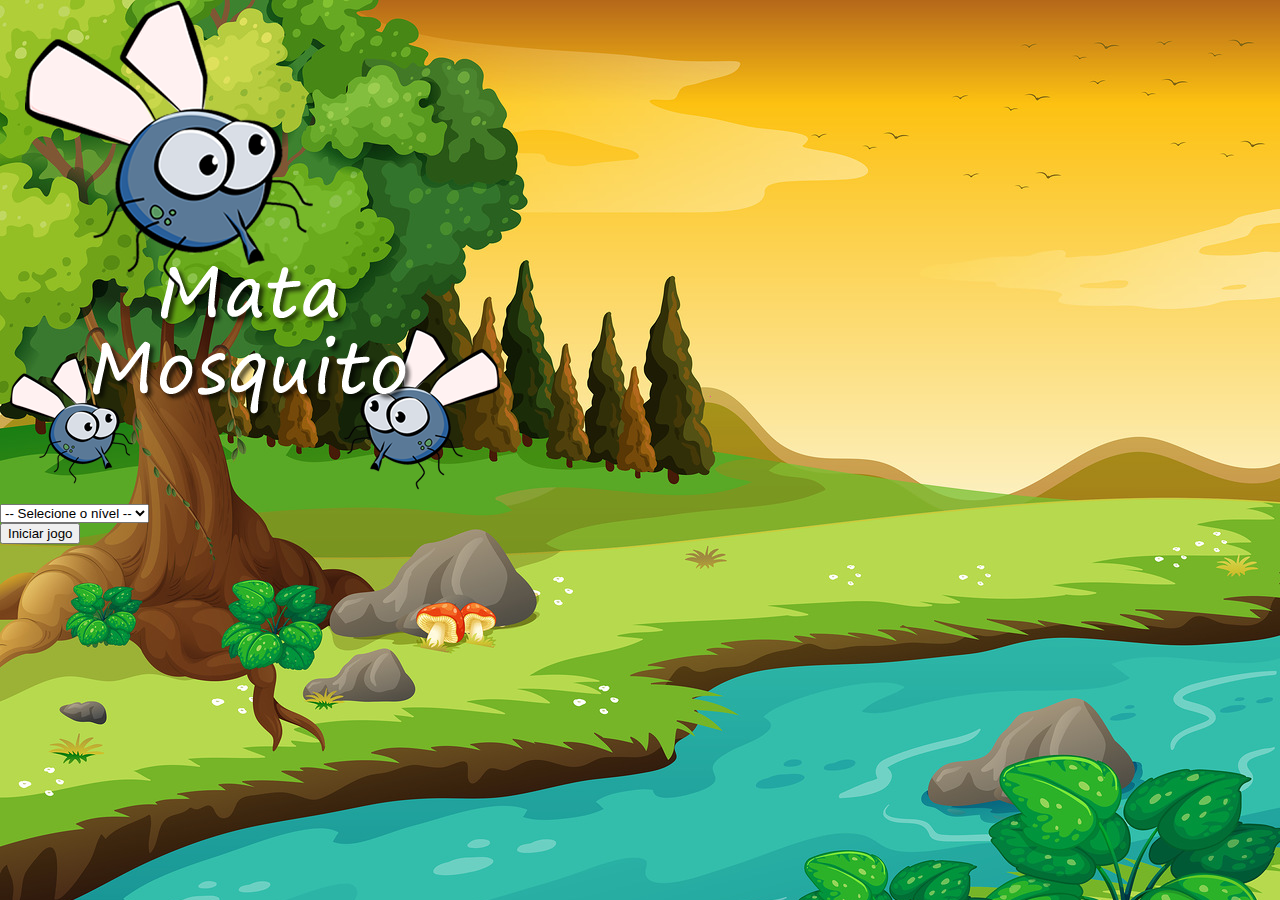
<file: jogos/mata_mosquito/index.html>
<!DOCTYPE html>
<html>
<head>
	<meta charset="utf-8">
	<meta name="viewport" content="width=device-width, initial-scale=1">
	<title>Mata Mosquito</title>

	<link rel="icon" type="image/png" href="imagens/mosquito.png">

	<link rel="stylesheet" href="https://stackpath.bootstrapcdn.com/bootstrap/4.1.3/css/bootstrap.min.css" integrity="sha384-MCw98/SFnGE8fJT3GXwEOngsV7Zt27NXFoaoApmYm81iuXoPkFOJwJ8ERdknLPMO" crossorigin="anonymous">

	<link rel="stylesheet" href="estilos.css">

	<script src="menu.js"></script>

</head>
<body>

	<div class="container">
		<div class="row">
			<div class="col">
				<div class="d-flex justify-content-center">
					<img id="fotoMenu" src="imagens/game.png">
				</div>
			</div>
		</div>

		<div class="row">
			<div class="col">
				<div class="d-flex justify-content-center">
					<div class="mb-3">
						<select class="form-control text-center" id="nivel">
							<option>-- Selecione o nível --</option>
							<option value="facil">Fácil</option>
							<option value="normal">Normal</option>
							<option value="dificil">Difícil</option>
						</select>
					</div>
				</div>
			</div>
		</div>

		<div class="row">
			<div class="col">
				<div class="d-flex justify-content-center">
					<button type="button" class="btn btn-danger btn-lg" onclick="iniciarJogo()">Iniciar jogo</button>
				</div>
			</div>
		</div>

	</div>

	<script>
		if (window.innerWidth < 600 || window.innerHeigth < 600) {
			document.getElementById("fotoMenu").style.width = "100%";
		}
	</script>
	
</body>
</html>
</file>
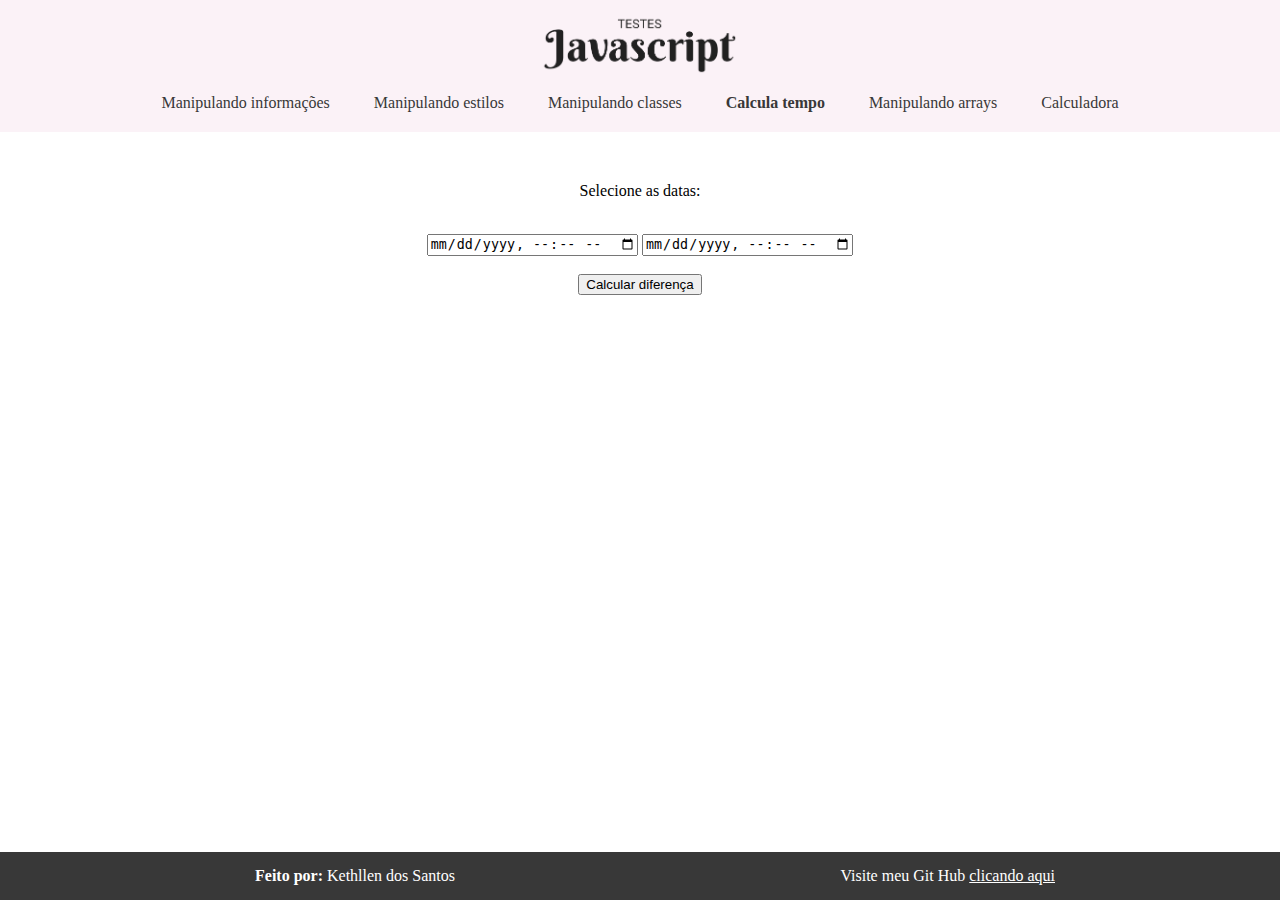
<file: calcula_tempo.html>
<!DOCTYPE html>
<html>

<head>
	<title>Calcula tempo</title>
	<meta charset="utf-8">

	<link rel="stylesheet" type="text/css" href="estilos/estilos.css">
	
</head>

<body>

	<div id="cabecalho">
		<img src="midia/logo1.png" id=logo>

		<div id="menu">
			<a href="manipula_informacoes.html">Manipulando informações</a>
			<a href="manipula_estilos.html">Manipulando estilos</a>
			<a href="manipula_classes.html">Manipulando classes</a>
			<a href="calcula_tempo.html" id="pagina_atual">Calcula tempo</a>
			<a href="manipula_arrays.html">Manipulando arrays</a>
			<a href="calculadora.html">Calculadora</a>
		</div>

	</div> <!-- Fim cabeçalho -->

	<div id="corpo" class="centralizar">
		
		<!-- Início conteúdo -->

		<p>Selecione as datas:</p>
		<br>
		<input type="datetime-local" id="data1">
		<input type="datetime-local" id="data2">
		<br><br>
		<button type="button" style="margin-bottom: 20px" onclick="calculardiferencaDatas()">Calcular diferença</button>
		<br>
		<p id="lista"></p>

		<!-- Fim conteúdo -->


	</div> <!-- Fim corpo -->

	<div id="rodape">
		<div id="corpo_rodape">
			<span><strong>Feito por:</strong> Kethllen dos Santos</span>

			<span style="float: right;">Visite meu Git Hub <a href="https://github.com/kethllen-dos-santos" target="_blank">clicando aqui</a></span>
		</div>
	</div> <!-- Fim rodapé -->

	<script type="text/javascript" src="scripts/calcula_tempo_scripts.js"></script>
</body>

</html>
</file>
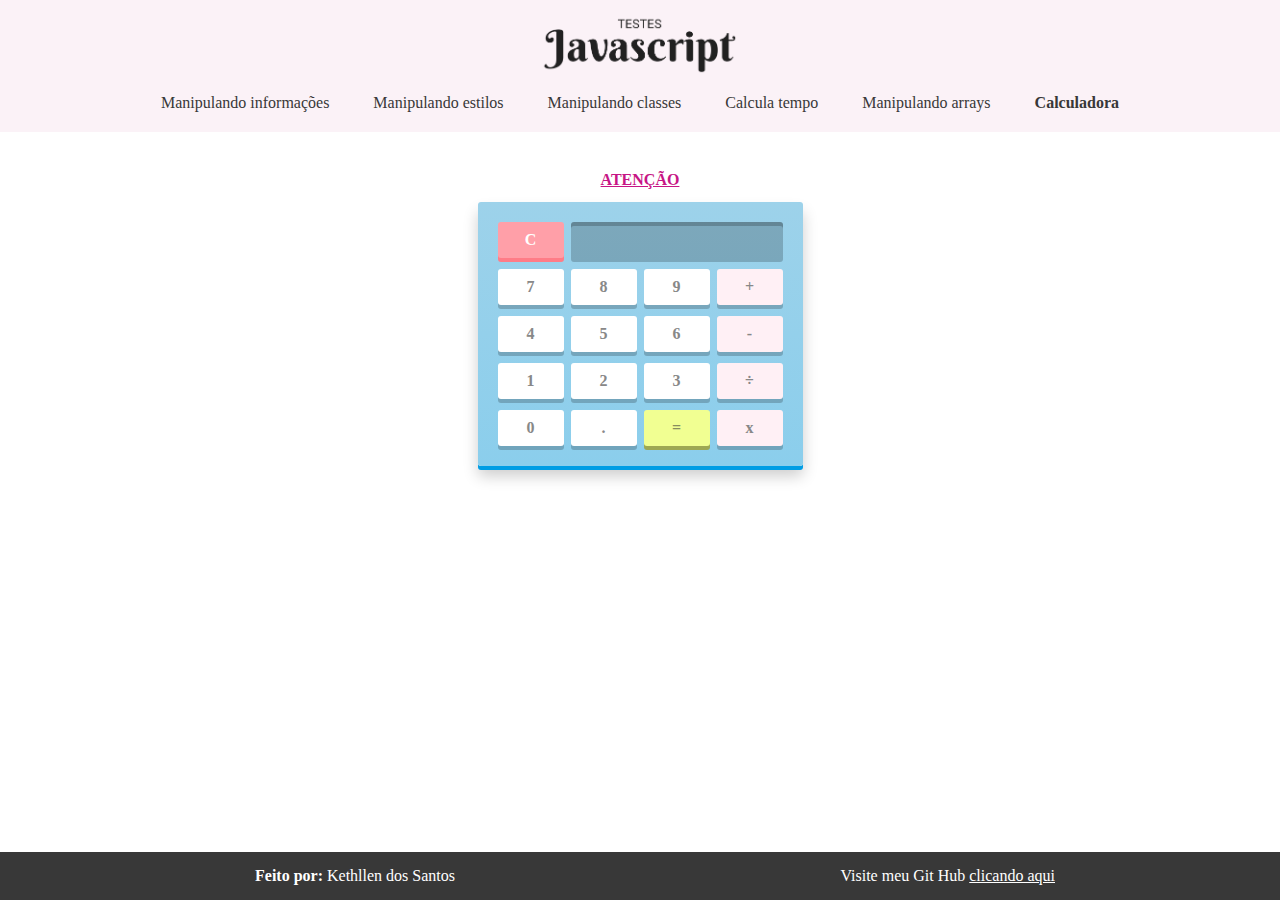
<file: calculadora.html>
<!DOCTYPE html>
<html>

<head>
	<title>Calculadora</title>
	<meta charset="utf-8">

	<link rel="stylesheet" type="text/css" href="estilos/estilos.css">
	<link rel="stylesheet" type="text/css" href="estilos/calculadora_estilos.css">
	
</head>

<body>

	<div id="cabecalho">
		<img src="midia/logo1.png" id=logo>

		<div id="menu">
			<a href="manipula_informacoes.html">Manipulando informações</a>
			<a href="manipula_estilos.html">Manipulando estilos</a>
			<a href="manipula_classes.html">Manipulando classes</a>
			<a href="calcula_tempo.html">Calcula tempo</a>
			<a href="manipula_arrays.html">Manipulando arrays</a>
			<a href="calculadora.html" id="pagina_atual">Calculadora</a>
		</div>

	</div> <!-- Fim cabeçalho -->

	<div id="corpo" class="centralizar">
		<!-- Início conteúdo -->
		<div id="aviso" class="incolor" onmouseleave="esconder_Mensagem()">
			<strong style="color: mediumvioletred; text-decoration: underline;" onmouseenter="mostrar_Mensagem()">ATENÇÃO</strong>
			<br>
			<p onmouseleave="esconder_Mensagem()">Quase 100% da parte de HTML e CSS da calculadora foi pega de fonte externa, eu apenas fiz algumas pequenas alterações para se encaixar no que eu queria. Como o foco é aplicar Javascript, eu apenas criei as funcionalidades.
			<br>
			<a href="https://bootsnipp.com/snippets/kW9gA" target="_blank" class="incolor">Código original<a></p>
		</div>
	    

	    <div id="calculator">
			<!-- Screen and clear key -->
			<div class="top">
				<span class="clear" onclick="calcular('acao', 'C')">C</span>
				<input type="text" class="screen" id="result"></input>
			</div>
	
			<div class="keys">
				<!-- operators and other keys -->
				<span onclick="calcular('numero', '7')">7</span>
				<span onclick="calcular('numero', '8')">8</span>
				<span onclick="calcular('numero', '9')">9</span>
				<span class="operator" onclick="calcular('acao', '+')">+</span>
				<span onclick="calcular('numero', '4')">4</span>
				<span onclick="calcular('numero', '5')">5</span>
				<span onclick="calcular('numero', '6')">6</span>
				<span class="operator" onclick="calcular('acao', '-')">-</span>
				<span onclick="calcular('numero', '1')">1</span>
				<span onclick="calcular('numero', '2')">2</span>
				<span onclick="calcular('numero', '3')">3</span>
				<span class="operator" onclick="calcular('acao', '/')">÷</span>
				<span onclick="calcular('numero', '0')">0</span>
				<span onclick="calcular('acao', '.')">.</span>
				<span class="eval" onclick="calcular('acao', '=')">=</span>
				<span class="operator" onclick="calcular('acao', '*')">x</span>
			</div>
		</div>

		<!-- Fim conteúdo -->


	</div> <!-- Fim corpo -->

	<div id="rodape">
		<div id="corpo_rodape">
			<p  style="float: left; padding: 0px; margin:0px"><strong>Feito por:</strong> Kethllen dos Santos</p>
			<p style="float: right; padding: 0px; margin:0px"">Visite meu Git Hub <a href="https://github.com/kethllen-dos-santos" target="_blank">clicando aqui</a></p>
		</div>
	</div> <!-- Fim rodapé -->

	<script type="text/javascript" src="scripts/calculadora_scripts.js"></script>
</body>

</html>
</file>
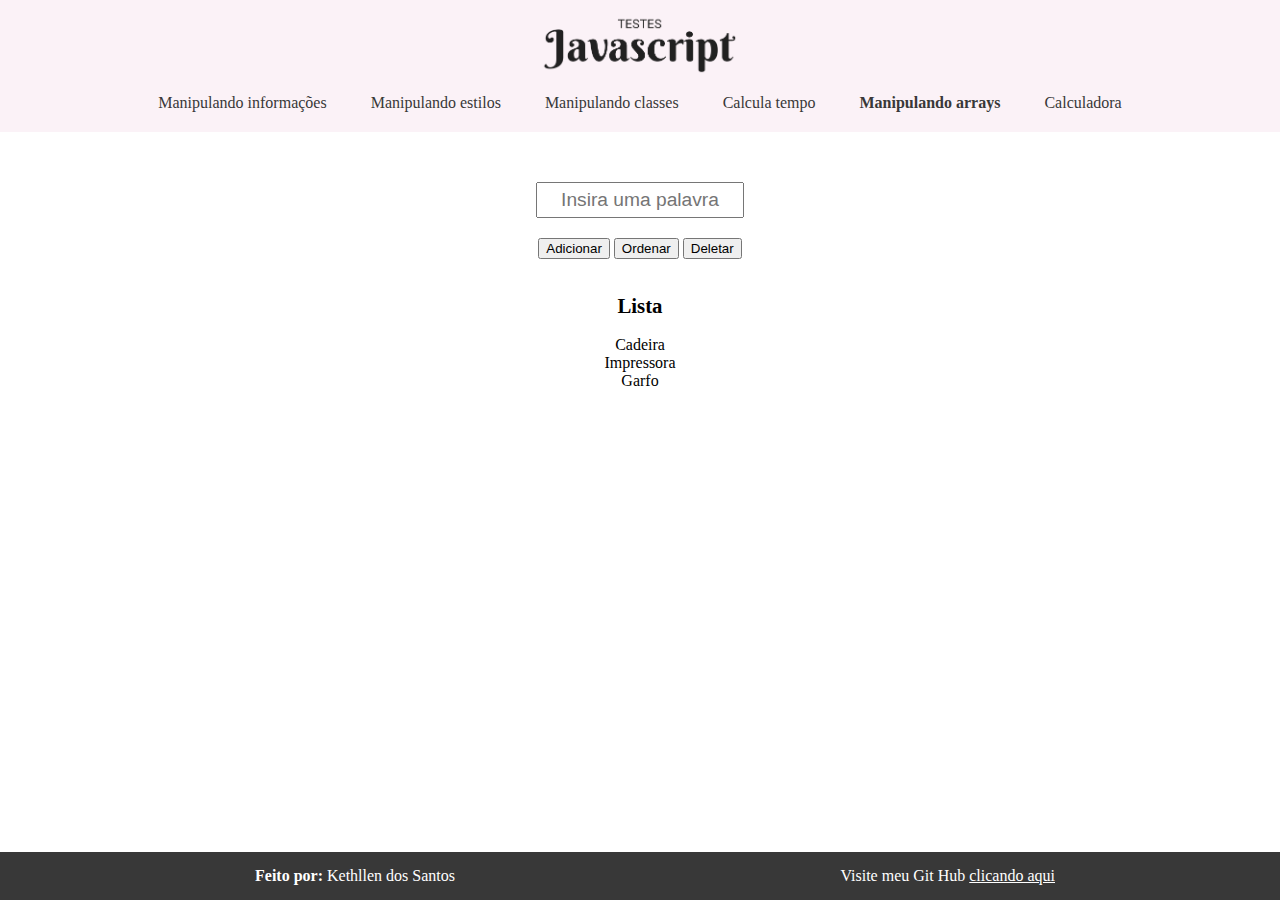
<file: manipula_arrays.html>
<!DOCTYPE html>
<html>

<head>
	<title>Manipulando arrays</title>
	<meta charset="utf-8">

	<link rel="stylesheet" type="text/css" href="estilos/estilos.css">
	<link rel="stylesheet" type="text/css" href="estilos/manipula_arrays_estilos.css">
	
</head>

<body>

	<div id="cabecalho">
		<img src="midia/logo1.png" id=logo>

		<div id="menu">
			<a href="manipula_informacoes.html">Manipulando informações</a>
			<a href="manipula_estilos.html">Manipulando estilos</a>
			<a href="manipula_classes.html">Manipulando classes</a>
			<a href="calcula_tempo.html">Calcula tempo</a>
			<a href="manipula_arrays.html" id="pagina_atual">Manipulando arrays</a>
			<a href="calculadora.html">Calculadora</a>
		</div>

	</div> <!-- Fim cabeçalho -->

	<div id="corpo" class="centralizar">
		<!-- Início conteúdo -->
		<input
			type="text"
			id="entrada"
			class="centralizar" 
			placeholder="Insira uma palavra">
		<button onclick="adicionarObjeto()">Adicionar</button>
		<button onclick="ordenarLista()">Ordenar</button>
		<button onclick="deletarObjeto()">Deletar</button>
		<br><br>
		<h2>Lista</h2>
		<p id="lista"></p>

		<!-- Fim conteúdo -->


	</div> <!-- Fim corpo -->

	<div id="rodape">
		<div id="corpo_rodape">
			<span><strong>Feito por:</strong> Kethllen dos Santos</span>

			<span style="float: right;">Visite meu Git Hub <a href="https://github.com/kethllen-dos-santos" target="_blank">clicando aqui</a></span>
		</div>
	</div> <!-- Fim rodapé -->

	<script type="text/javascript" src="scripts/manipula_arrays_scripts.js"></script>
</body>

</html>
</file>
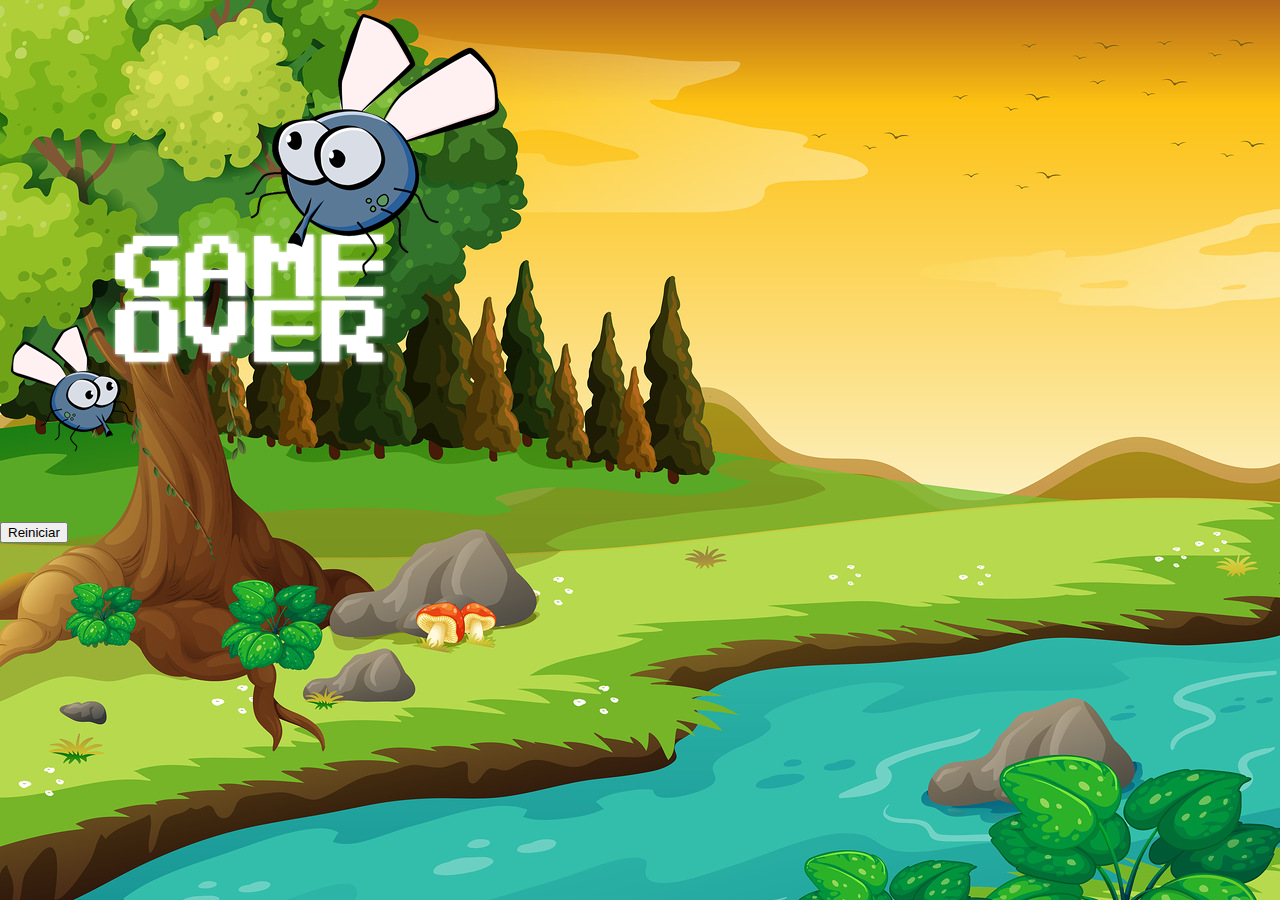
<file: jogos/mata_mosquito/game_over.html>
<!DOCTYPE html>
<html>
<head>
	<meta charset="utf-8">
	<meta name="viewport" content="width=device-width, initial-scale=1">
	<title>Mata Mosquito</title>

	<link rel="icon" type="image/png" href="imagens/mosquito.png">

	<link rel="stylesheet" href="https://stackpath.bootstrapcdn.com/bootstrap/4.1.3/css/bootstrap.min.css" integrity="sha384-MCw98/SFnGE8fJT3GXwEOngsV7Zt27NXFoaoApmYm81iuXoPkFOJwJ8ERdknLPMO" crossorigin="anonymous">

	<link rel="stylesheet" href="estilos.css">
	<script src="menu.js"></script>
</head>

<body>
	<div class="container">
		<div class="row">
			<div class="col">
				<div class="d-flex justify-content-center">
					<img id="fotoGameOver" src="imagens/game_over.png">
				</div>
			</div>
		</div>
		<br>
		<div class="row">
			<div class="col">
				<div class="d-flex justify-content-center">
					<button type="button" class="btn btn-dark btn-lg" onclick="window.location.href = 'index.html'">Reiniciar</button>
				</div>
			</div>
		</div>
	</div>

	<script>
		if (window.innerWidth < 600 || window.innerHeigth < 600) {
			document.getElementById("fotoGameOver").style.width = "100%";
		}
	</script>
</body>
</html>
</file>
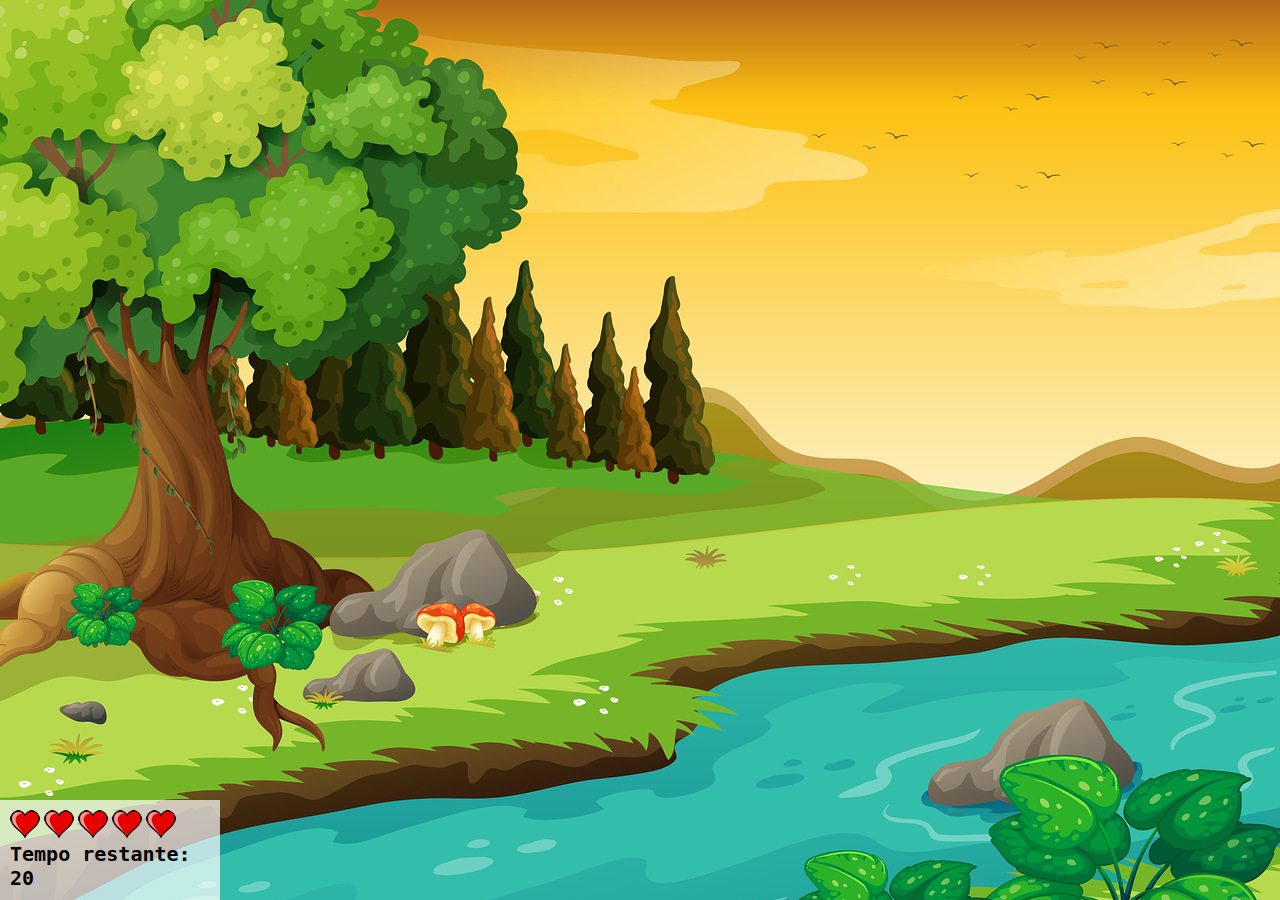
<file: jogos/mata_mosquito/jogo.html>
<!DOCTYPE html>
<html>
<head>
	<meta charset="utf-8">
	<meta name="viewport" content="width=device-width, initial-scale=1">
	<title>Mata Mosquito</title>

	<link rel="icon" type="image/png" href="imagens/mosquito.png">

	<link rel="stylesheet" href="estilos.css">
	<script src="jogo.js"></script>
</head>

<body onresize="redimencionar()">

	<div class="painel">
		<div class="vidas">
			<img id="vida1" src="imagens/coracao_cheio.png">
			<img id="vida2" src="imagens/coracao_cheio.png">
			<img id="vida3" src="imagens/coracao_cheio.png">
			<img id="vida4" src="imagens/coracao_cheio.png">
			<img id="vida5" src="imagens/coracao_cheio.png">
		</div>

		<div = class="cronometro">Tempo restante: <span id="cronometro"></span></div>
	</div>

	<script>
		document.getElementById('cronometro').innerHTML = tempo;

		let criarMosquito = setInterval(function() {
			gerarMosquito()
		}, definirDificuldade());
	</script>
</body>
</html>
</file>
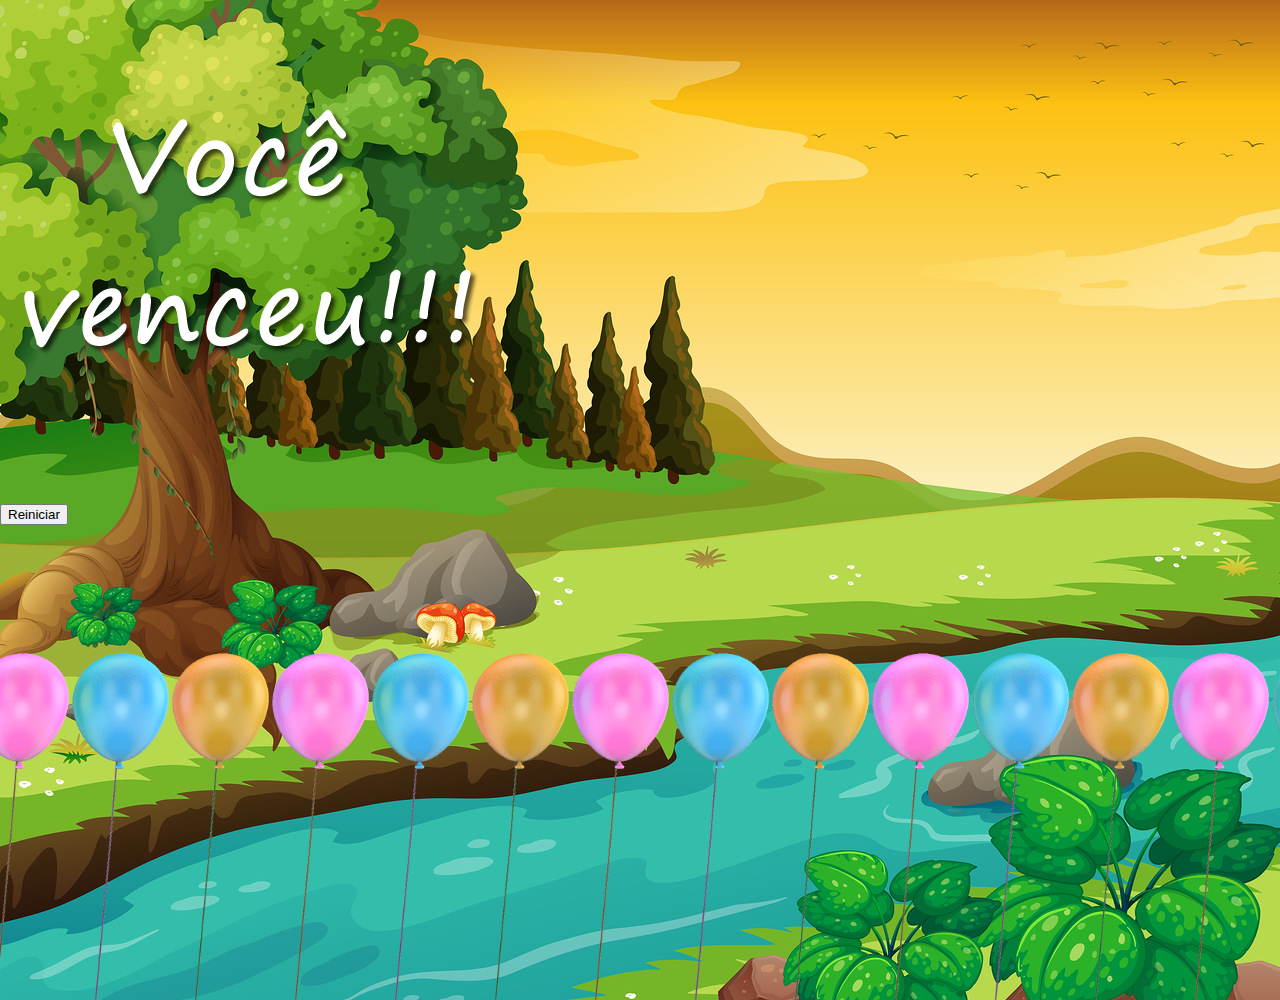
<file: jogos/mata_mosquito/vitoria.html>
<!DOCTYPE html>
<html>
<head>
	<meta charset="utf-8">
	<meta name="viewport" content="width=device-width, initial-scale=1">
	<title>Mata Mosquito</title>

	<link rel="icon" type="image/png" href="imagens/mosquito.png">

	<link rel="stylesheet" href="https://stackpath.bootstrapcdn.com/bootstrap/4.1.3/css/bootstrap.min.css" integrity="sha384-MCw98/SFnGE8fJT3GXwEOngsV7Zt27NXFoaoApmYm81iuXoPkFOJwJ8ERdknLPMO" crossorigin="anonymous">

	<link rel="stylesheet" href="estilos.css">
	<script src="vitoria.js"></script>
</head>

<body onload="criarBaloes()">

	<div class="container">

	<div class="container">
		<div class="row">
			<div class="col">
				<div class="d-flex justify-content-center">
					<img id="fotoVitoria" src="imagens/vitoria.png">
				</div>
			</div>
		</div>
		<div class="row">
			<div class="col">
				<div class="d-flex justify-content-center">
					<button type="button" class="btn btn-dark btn-lg sobreposicao" onclick="window.location.href = 'index.html'">Reiniciar</button>
				</div>
			</div>
		</div>
	</div>

	<script>
		if (window.innerWidth < 600 || window.innerHeigth < 600) {
			document.getElementById("fotoVitoria").style.width = "100%";
		}
	</script>

</body>
</html>
</file>
<file: jogos/mata_mosquito/estilos.css>
html {
	cursor: url(imagens/mata_mosca.png) 30 30, auto;
}

body {
	background: #FCD24C  url("imagens/fundo.jpg") no-repeat;
	background-size: cover;
	height: 100vh;

	padding: 0px;
	margin: 0px;

	overflow: hidden;

}

.mosquito1 {
	height: 50px;
	width: 50px;
	z-index: 20;
}

.mosquito2 {
	height: 70px;
	width: 70px;
	z-index: 20;
}

.mosquito3 {
	height: 90px;
	width: 90px;
	z-index: 20;
}

.ladoA {
	transform: scaleX(1);
}

.ladoB {
	transform: scaleX(-1);
}

.painel {
	position: absolute;
	bottom: 0;
	z-index: 10;
	width: 200px;
	padding:10px;
	background-color: rgba(255, 255, 255, 0.7);
}

.cronometro {
	float: left;
	font-size: 20px;
	font-weight: bold;
	font-family: monospace;
}

.sobreposicao {
	z-index: 10;
}

.baloes {
	position: absolute;
	bottom: 0;
	height: 40%;
	z-index: 8;
}
</file>
<file: estilos/estilos.css>
body {
	background: #FFF;
	margin: 0px;
	padding: 0px;
	font-family: "Century Gothic","Trebuchet MS", serif;
}

hr {
	margin: 20px 0px;
}

h2 {
	font-size: 1.3em;
}

#cabecalho {
	background: #FBF2F7;
	color: #383838;
	text-align: center;
}

#logo {
	width: 200px;
	display: block;
	margin: auto;
	padding: 10px;
}

#menu {

	a:link, a:visited {
		text-decoration-line: none;
		display: inline-block;
		color: #383838;
		font-family: "Calibri Light", "Trebuchet MS", serif;
		margin: 0px 10px 10px 10px;
		padding: 10px;
	}

	a:hover {
		background: #383838;
		color: #FBECF6;
	}
}

#pagina_atual{
	font-weight: bold;
}

#corpo {
	margin: 50px auto;
	width: 920px;
}

#em_breve {
	width: 300px;
	display: block;
	margin: auto;
}

#rodape {
	background: #383838;
	color: #FFF;
	font-family: "Calibri Light", Garamond, serif;
	padding: 15px;
	width: 100%;
	position: fixed;
	bottom: 0;

	a:link, a:visited {
		color: #FFF;
	}
}

#corpo_rodape {
	width: 800px;
	margin: 0px auto;
}

.centralizar {
	display: block;
	margin: auto;
	text-align: center;
}

.verde {
	background: #C3DF90;
}

.amarelo {
	background: #F6F1C6;
}

.rosa {
	background: #FFD1E1;
}

.lilas {
	background: #F0D1FF;
}

.azul {
	background: #B6E8F0;
}
</file>
<file: estilos/calculadora_estilos.css>
/* Using box shadows to create 3D effects */
#calculator {
    width: 285px;
    height: auto;
    font-weight: bold;
    
    margin: 70px auto;
    padding: 20px 20px 9px;
    
    background: #9dd2ea;
    background: linear-gradient(#9dd2ea, #8bceec);
    border-radius: 3px;
    box-shadow: 0px 4px #009de4, 0px 10px 15px rgba(0, 0, 0, 0.2);
}

/* Top portion */
.top span.clear {
    float: left;
}

/* Inset shadow on the screen to create indent */
.top .screen {
    height: 40px;
    width: 192px;
    
    padding: 0 10px;
    
    background: rgba(0, 0, 0, 0.2);
    border-radius: 3px;
    box-shadow: inset 0px 4px rgba(0, 0, 0, 0.2);
    
    /* Typography */
    font-size: 17px;
    line-height: 40px;
    color: white;
    text-shadow: 1px 1px 2px rgba(0, 0, 0, 0.2);
    text-align: right;
    letter-spacing: 1px;

    outline: none;
    border: none;
}

/* Clear floats */
.keys, .top {overflow: hidden;}

/* Applying same to the keys */
.keys span, .top span.clear {
    float: left;
    position: relative;
    top: 0;
    
    cursor: pointer;
    
    width: 66px;
    height: 36px;
    
    background: white;
    border-radius: 3px;
    box-shadow: 0px 4px rgba(0, 0, 0, 0.2);
    
    margin: 0 7px 11px 0;
    
    color: #888;
    line-height: 36px;
    text-align: center;
    
    /* prevent selection of text inside keys */
    user-select: none;
    
    /* Smoothing out hover and active states using css3 transitions */
    transition: all 0.2s ease;
}

/* Remove right margins from operator keys */
/* style different type of keys (operators/evaluate/clear) differently */
.keys span.operator {
    background: #FFF0F5;
    margin-right: 0;
}

.keys span.eval {
    background: #f1ff92;
    box-shadow: 0px 4px #9da853;
    color: #888e5f;
}

.top span.clear {
    background: #ff9fa8;
    box-shadow: 0px 4px #ff7c87;
    color: white;
}

/* Some hover effects */
.keys span:hover {
    background: #9c89f6;
    box-shadow: 0px 4px #6b54d3;
    color: white;
}

.keys span.eval:hover {
    background: #abb850;
    box-shadow: 0px 4px #717a33;
    color: #ffffff;
}

.top span.clear:hover {
    background: #f68991;
    box-shadow: 0px 4px #d3545d;
    color: white;
}

/* Simulating "pressed" effect on active state of the keys by removing the box-shadow and moving the keys down a bit */
.keys span:active {
    box-shadow: 0px 0px #6b54d3;
    top: 4px;
}

.keys span.eval:active {
    box-shadow: 0px 0px #717a33;
    top: 4px;
}

.top span.clear:active {
    top: 4px;
    box-shadow: 0px 0px #d3545d;
}


#aviso {
    padding: 15px;
    width: 300px;
    font-family: "Century Gothic","Trebuchet MS", serif;
    line-height: 1.5;
    position: absolute;
    left: 50%;
    top: 280px;
    transform: translate(-50%, -50%);
}

.rosa {
    color: mediumvioletred;
    background: white;
    box-shadow: 2px 4px 8px 0px lightgrey;
    z-index: 999;

    a {
        color: #009de4;
        background: white

    }
}

.incolor {
    color: transparent;
    background: transparent
}
</file>
<file: estilos/manipula_arrays_estilos.css>
#entrada {
	display: block;
	margin: 20px auto;
	height: 30px;
	width: 200px;
	font-size: 1.2em;
}
</file>
